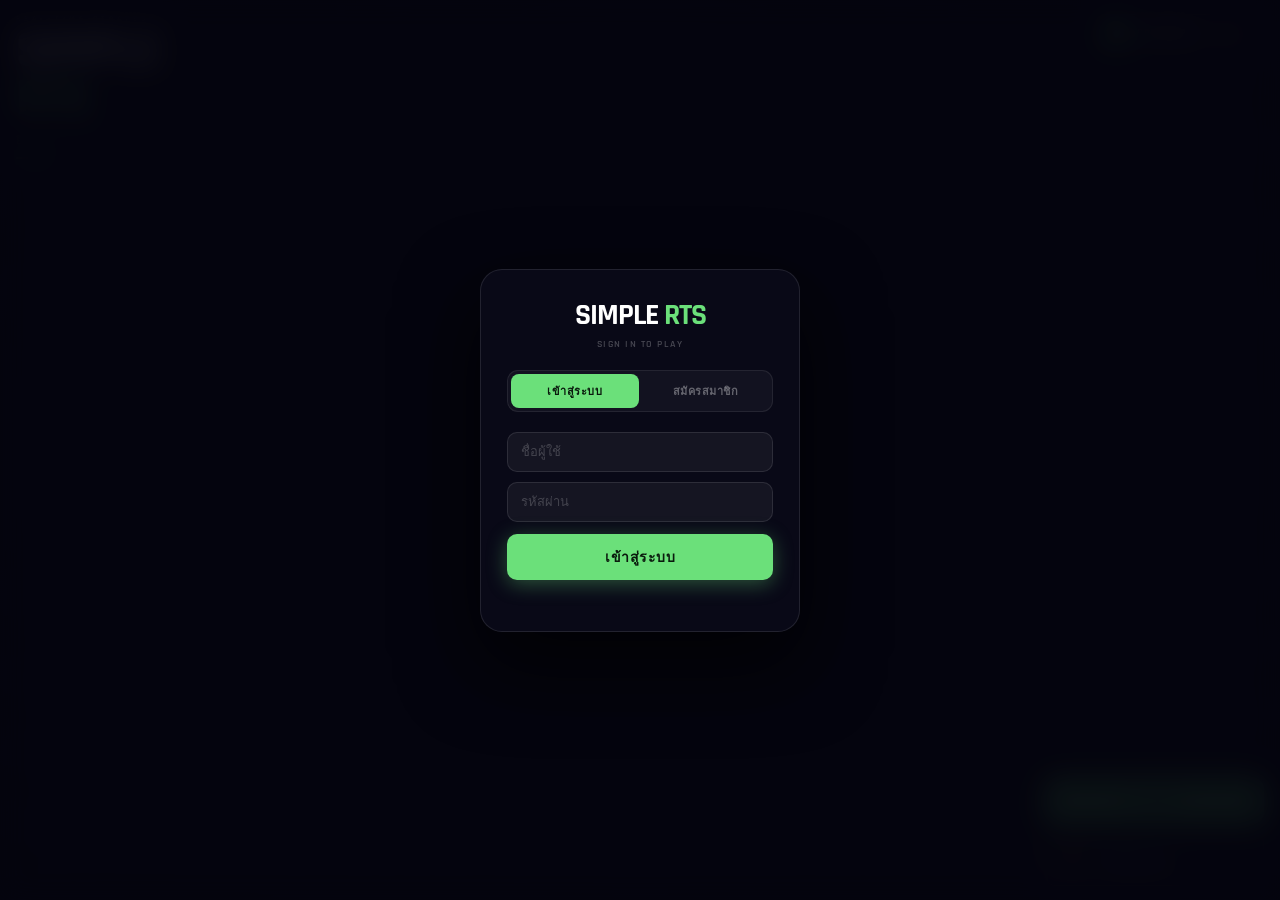
<file: game_rts/index.html>
<!doctype html>
<html lang="th">
<head>
  <meta charset="utf-8" />
  <meta name="viewport" content="width=device-width, initial-scale=1.0, user-scalable=no, viewport-fit=cover" />
  <meta name="mobile-web-app-capable" content="yes" />
  <meta name="apple-mobile-web-app-capable" content="yes" />
  <meta name="theme-color" content="#0a0a12" />
  <title>Simple RTS</title>
  <link rel="preconnect" href="https://fonts.googleapis.com">
  <link rel="preconnect" href="https://fonts.gstatic.com" crossorigin>
  <link href="https://fonts.googleapis.com/css2?family=Rajdhani:wght@500;600;700&display=swap" rel="stylesheet">
  <style>
    *, *::before, *::after { margin:0; padding:0; box-sizing:border-box; -webkit-tap-highlight-color:transparent; }

    html, body {
      width:100%; height:100%; background:#0a0a12; overflow:hidden;
      font-family:'Rajdhani', system-ui, sans-serif;
      touch-action:none; user-select:none; -webkit-user-select:none;
    }

    /* ── Portrait warning ───────────────────────────── */
    #portrait-warning {
      display:none; position:fixed; inset:0; background:#0a0a12; z-index:100;
      flex-direction:column; align-items:center; justify-content:center;
      color:#fff; text-align:center; gap:16px; font-size:1.1rem;
    }
    @media (orientation:portrait) {
      #portrait-warning { display:flex; }
      #menu             { display:none; }
    }

    /* ── Background ─────────────────────────────────── */
    #bg-video {
      position:fixed; inset:0; width:100%; height:100%;
      object-fit:cover; z-index:0; pointer-events:none;
    }
    #bg-overlay {
      position:fixed; inset:0; z-index:1; pointer-events:none;
      background:
        linear-gradient(to bottom, rgba(6,6,16,0.72) 0%, rgba(6,6,16,0.18) 40%, rgba(6,6,16,0.18) 60%, rgba(6,6,16,0.85) 100%),
        linear-gradient(to right,  rgba(6,6,16,0.60) 0%, transparent 45%, transparent 55%, rgba(6,6,16,0.55) 100%);
    }

    /* ── Stage ──────────────────────────────────────── */
    #menu {
      position:fixed; inset:0; z-index:2;
      padding: 14px 16px calc(14px + env(safe-area-inset-bottom)) 16px;
    }

    /* ── Animations ─────────────────────────────────── */
    @keyframes fadeUp    { from { opacity:0; transform:translateY(16px); } to { opacity:1; transform:none; } }
    @keyframes fadeDown  { from { opacity:0; transform:translateY(-10px); } to { opacity:1; transform:none; } }
    @keyframes fadeRight { from { opacity:0; transform:translateX(-14px); } to { opacity:1; transform:none; } }
    @keyframes fadeLeft  { from { opacity:0; transform:translateX(14px);  } to { opacity:1; transform:none; } }
    @keyframes cardIn    { from { opacity:0; transform:scale(0.95) translateY(10px); } to { opacity:1; transform:none; } }
    @keyframes pulse     { 0%,100% { opacity:1; } 50% { opacity:0.45; } }
    @keyframes shimmer   {
      0%   { background-position: -200% center; }
      100% { background-position:  200% center; }
    }

    /* ══════════════════════════════════════════════════
       TOP-LEFT — GAME TITLE
    ══════════════════════════════════════════════════ */
    #hud-title {
      position:absolute; top:14px; left:16px;
      animation:fadeRight 0.5s cubic-bezier(0.22,1,0.36,1) 0.08s both;
    }
    .title-eyebrow {
      font-size:8px; font-weight:700; letter-spacing:4px;
      color:rgba(255,255,255,0.32); margin-bottom:4px;
    }
    .title-main {
      font-size:52px; font-weight:900; letter-spacing:-2px;
      color:#fff; line-height:0.92;
    }
    .title-main span { color:#6be07a; }
    .title-sub {
      margin-top:7px;
      font-size:11px; font-weight:500; color:rgba(255,255,255,0.28);
      letter-spacing:0.3px;
    }
    .title-accent {
      width:36px; height:2px; border-radius:1px;
      background:#6be07a; box-shadow:0 0 8px #6be07a99;
      margin-top:8px;
      animation:fadeRight 0.5s cubic-bezier(0.22,1,0.36,1) 0.22s both;
    }

    /* ══════════════════════════════════════════════════
       TOP-RIGHT — PROFILE WIDGET
    ══════════════════════════════════════════════════ */
    #profile-widget {
      position:absolute; top:14px; right:16px; z-index:10;
      animation:fadeLeft 0.5s cubic-bezier(0.22,1,0.36,1) 0.08s both;
    }
    .pw-bar {
      display:flex; align-items:center; gap:8px;
      padding:6px 10px 6px 7px;
      background:rgba(8,8,20,0.75);
      border:1px solid rgba(255,255,255,0.09);
      border-radius:10px;
      backdrop-filter:blur(18px); -webkit-backdrop-filter:blur(18px);
      cursor:pointer;
      transition:border-color 0.15s, background 0.15s;
    }
    .pw-bar:hover { border-color:rgba(255,255,255,0.18); background:rgba(12,12,28,0.88); }
    .pw-avatar {
      width:26px; height:26px; border-radius:50%; flex-shrink:0;
      background:linear-gradient(135deg,#6be07a,#3ab84a);
      display:flex; align-items:center; justify-content:center;
      font-size:11px; font-weight:800; color:#0a1a0d;
      box-shadow:0 0 8px rgba(107,224,122,0.3);
    }
    .pw-name {
      font-size:11px; font-weight:700; letter-spacing:0.5px; color:#fff;
      max-width:90px; overflow:hidden; text-overflow:ellipsis; white-space:nowrap;
    }
    .pw-sep { width:1px; height:14px; background:rgba(255,255,255,0.1); flex-shrink:0; }
    .pw-gold { display:flex; align-items:center; gap:4px; flex-shrink:0; }
    .pw-gold svg { width:11px; height:11px; flex-shrink:0; }
    .pw-gold-val { font-size:12px; font-weight:800; color:#ffd86b; font-variant-numeric:tabular-nums; }
    .pw-chevron {
      font-size:8px; color:rgba(255,255,255,0.3); flex-shrink:0;
      transition:transform 0.22s ease, color 0.15s; margin-left:2px;
    }
    #profile-widget.open .pw-chevron { transform:rotate(180deg); color:rgba(255,255,255,0.55); }
    .pw-dropdown {
      position:absolute; top:calc(100% + 6px); right:0;
      min-width:240px;
      background:rgba(8,8,20,0.96);
      border:1px solid rgba(255,255,255,0.1);
      border-radius:12px; overflow:hidden;
      backdrop-filter:blur(24px); -webkit-backdrop-filter:blur(24px);
      box-shadow:0 16px 48px rgba(0,0,0,0.6);
      max-height:0; opacity:0; pointer-events:none;
      transition:max-height 0.28s cubic-bezier(0.22,1,0.36,1), opacity 0.22s ease;
    }
    #profile-widget.open .pw-dropdown { max-height:280px; opacity:1; pointer-events:auto; }
    .pw-drop-inner { padding:12px 14px; display:flex; flex-direction:column; gap:10px; }
    .pw-record-row { display:flex; align-items:center; justify-content:space-between; gap:8px; }
    .pw-wl { font-size:12px; font-weight:700; letter-spacing:0.5px; color:rgba(255,255,255,0.5); }
    .pw-wr { color:rgba(107,224,122,0.8); font-size:12px; font-weight:800; }
    .pw-best {
      display:flex; align-items:center; gap:5px;
      padding:3px 9px;
      background:rgba(255,216,107,0.09); border:1px solid rgba(255,216,107,0.2);
      border-radius:99px;
    }
    .pw-best-num { font-size:12px; font-weight:800; color:#ffd86b; }
    .pw-best-lbl { font-size:8px; font-weight:700; letter-spacing:1px; color:rgba(255,216,107,0.5); }
    .pw-divider { height:1px; background:rgba(255,255,255,0.07); margin:0 -14px; }
    .pw-stats { display:grid; grid-template-columns:repeat(4,1fr); gap:4px; }
    .pw-stat {
      display:flex; flex-direction:column; align-items:center; gap:2px;
      padding:6px 4px;
      background:rgba(255,255,255,0.03); border-radius:7px;
    }
    .pw-stat-val { font-size:14px; font-weight:800; color:#fff; font-variant-numeric:tabular-nums; line-height:1; }
    .pw-stat-lbl { font-size:6px; font-weight:700; letter-spacing:1.5px; color:rgba(255,255,255,0.28); text-transform:uppercase; }
    .pw-edit-btn {
      width:100%; padding:7px;
      background:rgba(255,255,255,0.04); border:1px solid rgba(255,255,255,0.1);
      border-radius:8px; color:rgba(255,255,255,0.4);
      font-size:10px; font-weight:700; letter-spacing:1px;
      cursor:pointer; font-family:inherit;
      transition:background 0.15s, color 0.15s, border-color 0.15s;
      touch-action:manipulation;
    }
    .pw-edit-btn:hover { background:rgba(255,255,255,0.08); color:rgba(255,255,255,0.7); border-color:rgba(255,255,255,0.2); }

    /* ══════════════════════════════════════════════════
       BOTTOM-RIGHT — ACTION PANEL
    ══════════════════════════════════════════════════ */
    #hud-actions {
      position: absolute;
      bottom: calc(14px + env(safe-area-inset-bottom));
      right: 16px;
      display: flex;
      flex-direction: column;
      align-items: flex-end;
      gap: 8px;
      animation: fadeUp 0.5s cubic-bezier(0.22,1,0.36,1) 0.14s both;
    }

    /* ── Wave badge ── */
    .wave-badge {
      display: flex; align-items: center; gap: 7px;
      padding: 5px 12px;
      background: rgba(8,8,20,0.72); border: 1px solid rgba(255,216,107,0.22);
      backdrop-filter: blur(12px); -webkit-backdrop-filter: blur(12px);
      border-radius: 99px;
      align-self: flex-end;
    }
    .wave-dot {
      width: 6px; height: 6px; border-radius: 50%;
      background: #ffd86b; box-shadow: 0 0 6px #ffd86b;
      flex-shrink: 0; animation: pulse 2s ease-in-out infinite;
    }
    .wave-text { font-size: 11px; font-weight: 700; letter-spacing: 1.5px; color: #ffd86b; }

    /* ── Play dropdown wrapper ── */
    .play-dropdown {
      position: relative;
      width: 220px;
    }

    /* ── Trigger button ── */
    .btn-play-trigger {
      width: 100%; padding: 14px 18px;
      background: #6be07a; color: #0a1a0d;
      font-size: 15px; font-weight: 800; letter-spacing: 0.5px;
      border: none; border-radius: 12px;
      cursor: pointer; font-family: inherit;
      touch-action: manipulation;
      box-shadow: 0 4px 24px rgba(107,224,122,0.42);
      display: flex; align-items: center; justify-content: center;
      transition: background 0.15s, box-shadow 0.15s, transform 0.18s cubic-bezier(0.34,1.56,0.64,1);
    }
    .btn-play-trigger:hover  { background: #7ef08b; box-shadow: 0 6px 32px rgba(107,224,122,0.56); }
    .btn-play-trigger:active { transform: scale(0.97); }
    .btn-play-trigger .chevron {
      font-size: 10px; opacity: 0.6;
      transition: transform 0.22s cubic-bezier(0.22,1,0.36,1);
    }
    .play-dropdown.open .btn-play-trigger .chevron { transform: rotate(180deg); }

    /* ── Dropdown menu ── */
    .play-menu {
      position: absolute;
      bottom: calc(100% + 8px);
      left: 0; right: 0;
      background: rgba(8,8,20,0.96);
      border: 1px solid rgba(255,255,255,0.1);
      border-radius: 14px;
      backdrop-filter: blur(24px); -webkit-backdrop-filter: blur(24px);
      box-shadow: 0 -8px 40px rgba(0,0,0,0.5);
      overflow: hidden;
      /* closed state */
      opacity: 0;
      transform: translateY(6px) scale(0.98);
      pointer-events: none;
      transition: opacity 0.2s ease, transform 0.22s cubic-bezier(0.22,1,0.36,1);
    }
    .play-dropdown.open .play-menu {
      opacity: 1;
      transform: translateY(0) scale(1);
      pointer-events: auto;
    }

    /* ── Menu items ── */
    .play-item {
      display: flex; align-items: center; gap: 12px;
      padding: 13px 16px;
      cursor: pointer;
      transition: background 0.15s;
      border: none; background: transparent;
      width: 100%; text-align: left; font-family: inherit;
    }
    .play-item + .play-item { border-top: none; }
    .play-item:hover { background: rgba(255,255,255,0.05); }
    .play-item:active { background: rgba(255,255,255,0.08); }

    .pi-icon {
      width: 34px; height: 34px; border-radius: 9px; flex-shrink: 0;
      display: flex; align-items: center; justify-content: center;
      font-size: 16px;
    }
    .pi-icon.ai  { background: rgba(107,224,122,0.15); }
    .pi-icon.pvp { background: rgba(167,139,250,0.15); }

    .pi-text { flex: 1; }
    .pi-title {
      font-size: 14px; font-weight: 800; letter-spacing: 0.3px;
      line-height: 1; margin-bottom: 3px;
    }
    .pi-title.ai  { color: #6be07a; }
    .pi-title.pvp { color: #c4b0ff; }
    .pi-desc {
      font-size: 9px; font-weight: 600; letter-spacing: 0.5px;
      color: rgba(255,255,255,0.32);
    }
    .pi-badge {
      font-size: 10px; font-weight: 800; letter-spacing: 0.8px;
      padding: 3px 9px; border-radius: 99px; flex-shrink: 0;
    }
    .pi-badge.wave { background: rgba(255,216,107,0.15); color: #ffd86b; border: 1px solid rgba(255,216,107,0.4); }
    .pi-badge.lan  { background: rgba(167,139,250,0.18); color: #c4b0ff;  border: 1px solid rgba(167,139,250,0.45); }

    /* ── AI section groups VS AI + reset as one unit ── */
    .pi-ai-section {
      background: rgba(107,224,122,0.03);
    }
    .pi-ai-section:hover { background: rgba(107,224,122,0.05); }

    /* override individual hover on play-item inside the section */
    .pi-ai-section .play-item:hover { background: transparent; }

    /* ── Reset row inside dropdown ── */
    .pi-reset-row {
      padding: 0 16px 11px 62px;
      position: relative;
    }
    .pi-reset-row::before {
      content: '';
      position: absolute;
      left: 33px; top: 0; bottom: 11px;
      width: 1px;
      background: rgba(107,224,122,0.22);
    }
    .btn-reset-wave {
      background: none; border: none;
      color: rgba(255,255,255,0.28);
      font-size: 9px; font-weight: 700; letter-spacing: 0.8px;
      cursor: pointer; font-family: inherit;
      padding: 3px 0 3px 6px;
      touch-action: manipulation;
      transition: color 0.15s;
      display: flex; align-items: center; gap: 5px;
    }
    .btn-reset-wave:hover  { color: rgba(255,100,100,0.7); }
    .btn-reset-wave:active { color: rgba(255,100,100,0.95); }

    /* ── Explicit divider between AI section and VS PLAYER ── */
    .pi-section-divider {
      height: 1px;
      background: rgba(255,255,255,0.07);
    }

    /* ── Manage Unit button ── */
    .btn-manage {
      width: 220px; padding: 10px 14px;
      background: rgba(8,8,20,0.72);
      border: 1px solid rgba(255,216,107,0.18);
      border-radius: 12px;
      cursor: pointer; font-family: inherit;
      backdrop-filter: blur(16px); -webkit-backdrop-filter: blur(16px);
      touch-action: manipulation;
      display: flex; align-items: center; gap: 11px;
      position: relative; overflow: hidden;
      transition: background 0.15s, border-color 0.2s, transform 0.15s;
    }
    .btn-manage::before {
      content: '';
      position: absolute; left: 0; top: 0; bottom: 0; width: 3px;
      background: linear-gradient(to bottom, #ffd86b, rgba(255,216,107,0.2));
      border-radius: 12px 0 0 12px;
    }
    .btn-manage:hover  { background: rgba(255,216,107,0.06); border-color: rgba(255,216,107,0.35); }
    .btn-manage:active { transform: scale(0.97); }

    .bm-icon {
      width: 32px; height: 32px; border-radius: 8px; flex-shrink: 0;
      background: rgba(255,216,107,0.1);
      border: 1px solid rgba(255,216,107,0.2);
      display: flex; align-items: center; justify-content: center;
      color: #ffd86b;
    }
    .bm-icon svg { width: 16px; height: 16px; }
    .bm-text { flex: 1; text-align: left; }
    .bm-label {
      font-size: 8px; font-weight: 700; letter-spacing: 2px;
      color: rgba(255,216,107,0.45);
      line-height: 1; margin-bottom: 3px;
    }
    .bm-name {
      font-size: 13px; font-weight: 800; letter-spacing: 0.3px;
      color: rgba(255,255,255,0.75);
      line-height: 1;
    }
    .bm-arrow {
      font-size: 14px; color: rgba(255,216,107,0.3); flex-shrink: 0;
      transition: transform 0.15s, color 0.15s;
    }
    .btn-manage:hover .bm-arrow { transform: translateX(2px); color: rgba(255,216,107,0.6); }

    /* ══════════════════════════════════════════════════
       AUTH OVERLAY
    ══════════════════════════════════════════════════ */
    #auth-overlay {
      position: fixed; inset: 0; z-index: 90;
      background: rgba(5,5,14,0.94);
      backdrop-filter: blur(14px); -webkit-backdrop-filter: blur(14px);
      display: flex; align-items: center; justify-content: center;
      transition: opacity 0.35s ease;
    }
    #auth-overlay.hidden { opacity: 0; pointer-events: none; }

    .auth-card {
      width: 320px; max-width: 92vw;
      background: rgba(10,10,24,0.98);
      border: 1px solid rgba(255,255,255,0.1);
      border-radius: 22px;
      padding: 30px 26px 26px;
      box-shadow: 0 32px 80px rgba(0,0,0,0.7);
      animation: cardIn 0.35s cubic-bezier(0.22,1,0.36,1) both;
      display: flex; flex-direction: column; gap: 20px;
    }
    .auth-logo {
      font-size: 30px; font-weight: 900; letter-spacing: -1px;
      color: #fff; text-align: center; line-height: 1;
    }
    .auth-logo span { color: #6be07a; }
    .auth-tagline {
      font-size: 10px; font-weight: 600; letter-spacing: 1.5px;
      color: rgba(255,255,255,0.25); text-align: center; margin-top: -12px;
      text-transform: uppercase;
    }

    .auth-tabs {
      display: flex;
      background: rgba(255,255,255,0.04);
      border: 1px solid rgba(255,255,255,0.08);
      border-radius: 11px; padding: 3px; gap: 3px;
    }
    .auth-tab {
      flex: 1; padding: 8px 0;
      background: none; border: none; border-radius: 8px;
      font-family: inherit; font-size: 11px; font-weight: 700; letter-spacing: 0.5px;
      color: rgba(255,255,255,0.35); cursor: pointer;
      transition: color 0.15s, background 0.15s;
      touch-action: manipulation;
    }
    .auth-tab.active { background: #6be07a; color: #0a1a0d; }

    .auth-panel { display: none; flex-direction: column; gap: 10px; }
    .auth-panel.active { display: flex; }

    .auth-input {
      width: 100%; padding: 11px 13px;
      background: rgba(255,255,255,0.05);
      border: 1px solid rgba(255,255,255,0.1);
      border-radius: 10px;
      color: #fff; font-family: inherit; font-size: 13px; font-weight: 500;
      outline: none; transition: border-color 0.15s;
      -webkit-appearance: none;
      appearance: none;
    }
    .auth-input:focus { border-color: #6be07a; background: rgba(107,224,122,0.04); }
    .auth-input::placeholder { color: rgba(255,255,255,0.2); }

    .auth-submit {
      width: 100%; padding: 12px;
      background: #6be07a; color: #0a1a0d;
      font-family: inherit; font-size: 14px; font-weight: 800; letter-spacing: 0.5px;
      border: none; border-radius: 10px; cursor: pointer;
      box-shadow: 0 4px 20px rgba(107,224,122,0.35);
      transition: background 0.15s, opacity 0.15s, transform 0.1s;
      touch-action: manipulation; margin-top: 2px;
    }
    .auth-submit:hover   { background: #7ef08b; }
    .auth-submit:active  { transform: scale(0.97); }
    .auth-submit:disabled { opacity: 0.45; cursor: not-allowed; transform: none; }

    .auth-err {
      min-height: 15px; font-size: 10px; font-weight: 600;
      color: #ff6b6b; text-align: center; letter-spacing: 0.2px;
    }

    /* ── Transition ─────────────────────────────────── */
    #transition-out {
      position:fixed; inset:0; background:#0a0a12; opacity:0;
      pointer-events:none; z-index:50; transition:opacity 0.32s ease;
    }
    #transition-out.active { opacity:1; pointer-events:auto; }

    /* ── Name modal ─────────────────────────────────── */
    #name-modal {
      display:none; position:fixed; inset:0; z-index:60;
      background:rgba(0,0,0,0.72); backdrop-filter:blur(8px);
      align-items:center; justify-content:center;
    }
    #name-modal.open { display:flex; }
    .name-modal-box {
      background:rgba(10,10,22,0.98); border:1px solid rgba(255,255,255,0.12);
      border-radius:18px; padding:26px 30px;
      display:flex; flex-direction:column; gap:16px;
      min-width:280px; max-width:340px; width:88%;
      box-shadow:0 24px 80px rgba(0,0,0,0.7);
      animation:cardIn 0.3s cubic-bezier(0.22,1,0.36,1) both;
    }
    .name-modal-title {
      font-size:10px; font-weight:700; letter-spacing:3px;
      color:rgba(255,255,255,0.32); text-align:center;
    }
    .name-input {
      background:rgba(255,255,255,0.06); border:1px solid rgba(255,255,255,0.15);
      border-radius:10px; padding:11px 14px; color:#fff;
      font-family:inherit; font-size:20px; font-weight:700; letter-spacing:1px;
      text-align:center; text-transform:uppercase; outline:none;
      transition:border-color 0.15s; width:100%;
    }
    .name-input:focus { border-color:#6be07a; }
    .name-input::placeholder { color:rgba(255,255,255,0.18); }
    .name-modal-btns { display:flex; gap:10px; }
    .name-confirm {
      flex:1; padding:11px; background:#6be07a; color:#0a1a0d;
      font-size:13px; font-weight:800; letter-spacing:0.5px;
      border:none; border-radius:10px; cursor:pointer; font-family:inherit;
      touch-action:manipulation; transition:background 0.15s;
    }
    .name-confirm:hover { background:#80ea8e; }
    .name-cancel {
      flex:1; padding:11px; background:transparent;
      color:rgba(255,255,255,0.32); font-size:13px; font-weight:600;
      border:1px solid rgba(255,255,255,0.1); border-radius:10px;
      cursor:pointer; font-family:inherit; touch-action:manipulation;
    }
  </style>
</head>
<body>
  <!-- Auth overlay (shown when not logged in) -->
  <div id="auth-overlay">
    <div class="auth-card">
      <div class="auth-logo">SIMPLE <span>RTS</span></div>
      <p class="auth-tagline">Sign in to play</p>

      <div class="auth-tabs">
        <button class="auth-tab active" id="auth-tab-in">เข้าสู่ระบบ</button>
        <button class="auth-tab"        id="auth-tab-up">สมัครสมาชิก</button>
      </div>

      <!-- Login panel -->
      <div class="auth-panel active" id="auth-panel-in">
        <input class="auth-input" id="in-user" type="text"     placeholder="ชื่อผู้ใช้"  autocomplete="username" />
        <input class="auth-input" id="in-pass" type="password" placeholder="รหัสผ่าน"   autocomplete="current-password" />
        <button class="auth-submit" id="auth-btn-in">เข้าสู่ระบบ</button>
        <p class="auth-err" id="in-err"></p>
      </div>

      <!-- Signup panel -->
      <div class="auth-panel" id="auth-panel-up">
        <input class="auth-input" id="up-user"  type="text"     placeholder="ชื่อผู้ใช้ (3–16 ตัว)"  autocomplete="username" />
        <input class="auth-input" id="up-email" type="email"    placeholder="อีเมล (ไม่บังคับ)"       autocomplete="email" />
        <input class="auth-input" id="up-pass"  type="password" placeholder="รหัสผ่าน (≥ 6 ตัว)"    autocomplete="new-password" />
        <input class="auth-input" id="up-pass2" type="password" placeholder="ยืนยันรหัสผ่าน"         autocomplete="new-password" />
        <button class="auth-submit" id="auth-btn-up">สมัครสมาชิก</button>
        <p class="auth-err" id="up-err"></p>
      </div>
    </div>
  </div>

  <video id="bg-video" src="menu.mp4" autoplay loop muted playsinline></video>
  <div id="bg-overlay"></div>
  <div id="transition-out"></div>

  <div id="portrait-warning">
    <div style="font-size:3rem">&#8635;</div>
    <p>กรุณาหมุนหน้าจอเป็นแนวนอน</p>
  </div>

  <div id="menu">

    <!-- ═══════ TOP-LEFT: GAME TITLE ═══════ -->
    <div id="hud-title">
      <div class="title-eyebrow">REAL-TIME STRATEGY</div>
      <div class="title-main">SIMPLE<br><span>RTS</span></div>
      <div class="title-sub">ยึด spawn point ให้ได้มากที่สุด</div>
      <div class="title-accent"></div>
    </div>

    <!-- ═══════ TOP-RIGHT: PROFILE WIDGET ═══════ -->
    <div id="profile-widget">
      <div class="pw-bar" id="pw-bar">
        <div class="pw-avatar" id="pw-avatar">C</div>
        <span class="pw-name" id="pw-name">COMMANDER</span>
        <div class="pw-sep"></div>
        <div class="pw-gold">
          <svg viewBox="0 0 20 20" fill="none">
            <circle cx="10" cy="10" r="8.5" fill="rgba(255,216,107,0.22)" stroke="#ffd86b" stroke-width="1.5"/>
            <circle cx="10" cy="10" r="4.5"  fill="rgba(255,216,107,0.55)"/>
          </svg>
          <span class="pw-gold-val" id="pw-gold">0</span>
        </div>
        <span class="pw-chevron" id="pw-chevron">▼</span>
      </div>

      <div class="pw-dropdown" id="pw-dropdown">
        <div class="pw-drop-inner">
          <div class="pw-record-row">
            <div style="display:flex;align-items:center;gap:8px;">
              <span class="pw-wl" id="pw-record">0W 0L</span>
              <span class="pw-wr" id="pw-wr">0% WR</span>
            </div>
            <div class="pw-best">
              <span class="pw-best-num" id="pw-best">1</span>
              <span class="pw-best-lbl">BEST WAVE</span>
            </div>
          </div>
          <div class="pw-divider"></div>
          <div class="pw-stats">
            <div class="pw-stat">
              <span class="pw-stat-val" id="pw-kills">0</span>
              <span class="pw-stat-lbl">Kills</span>
            </div>
            <div class="pw-stat">
              <span class="pw-stat-val" id="pw-units">0</span>
              <span class="pw-stat-lbl">Units</span>
            </div>
            <div class="pw-stat">
              <span class="pw-stat-val" id="pw-spawns">0</span>
              <span class="pw-stat-lbl">Spawns</span>
            </div>
            <div class="pw-stat">
              <span class="pw-stat-val" id="pw-time">0m</span>
              <span class="pw-stat-lbl">Playtime</span>
            </div>
          </div>
          <div class="pw-divider"></div>
          <button class="pw-edit-btn" id="pw-edit-btn">✎ EDIT NAME</button>
          <button class="pw-edit-btn" id="pw-logout-btn" style="color:rgba(255,100,100,0.5)">⏻ SIGN OUT</button>
        </div>
      </div>
    </div>

    <!-- ═══════ BOTTOM-RIGHT: ACTIONS ═══════ -->
    <div id="hud-actions">

      <!-- Play dropdown -->
      <div class="play-dropdown" id="play-dropdown">
        <button class="btn-play-trigger" id="btn-play-trigger">
          ▶&nbsp; PLAY
        </button>

        <div class="play-menu" id="play-menu">
          <!-- VS AI + Reset grouped -->
          <div class="pi-ai-section">
            <button class="play-item" id="btn-start">
              <div class="pi-icon ai">⚔</div>
              <div class="pi-text">
                <div class="pi-title ai">VS AI</div>
                <div class="pi-desc">ผู้เล่นคนเดียว · สู้กับ AI</div>
              </div>
              <span class="pi-badge wave" id="wave-badge-text">WAVE 1</span>
            </button>
            <div class="pi-reset-row">
              <button class="btn-reset-wave" id="btn-reset">↺ Reset to Wave 1</button>
            </div>
          </div>
          <div class="pi-section-divider"></div>
          <!-- VS PLAYER -->
          <button class="play-item" id="btn-pvp">
            <div class="pi-icon pvp">🌐</div>
            <div class="pi-text">
              <div class="pi-title pvp">VS PLAYER</div>
              <div class="pi-desc">เล่นกับเพื่อน · WiFi เดียวกัน</div>
            </div>
            <span class="pi-badge lan">LAN</span>
          </button>
        </div>
      </div>

      <!-- Manage Unit button -->
      <button class="btn-manage" id="btn-manage">
        <div class="bm-icon">
          <svg viewBox="0 0 24 24" fill="none">
            <circle cx="12" cy="8" r="3.5" fill="currentColor"/>
            <path d="M5 19c0-3.866 3.134-7 7-7s7 3.134 7 7" stroke="currentColor" stroke-width="2" stroke-linecap="round"/>
            <path d="M18 2v4M16 4h4" stroke="currentColor" stroke-width="1.8" stroke-linecap="round"/>
          </svg>
        </div>
        <div class="bm-text">
          <div class="bm-label">UPGRADE</div>
          <div class="bm-name">Manage Unit</div>
        </div>
        <span class="bm-arrow">›</span>
      </button>

    </div>

  </div>

  <!-- Name edit modal -->
  <div id="name-modal">
    <div class="name-modal-box">
      <div class="name-modal-title">COMMANDER NAME</div>
      <input class="name-input" id="name-input" maxlength="12" placeholder="ชื่อของคุณ" autocomplete="off" />
      <div class="name-modal-btns">
        <button class="name-confirm" id="name-confirm">CONFIRM</button>
        <button class="name-cancel"  id="name-cancel">CANCEL</button>
      </div>
    </div>
  </div>

  <script type="module">
    import { loadProfile, saveProfile, setProfileName } from './js/profile.js';
    import { getMe, login, signup, logout } from './js/auth.js';

    // ── Helpers ──────────────────────────────────────
    function _formatTime(sec) {
      if (sec < 60)   return `${sec}s`;
      if (sec < 3600) return `${Math.floor(sec / 60)}m`;
      const h = Math.floor(sec / 3600), m = Math.floor((sec % 3600) / 60);
      return m > 0 ? `${h}h ${m}m` : `${h}h`;
    }

    function renderProfile() {
      const p  = loadProfile();
      const wr = p.gamesPlayed > 0 ? Math.round(p.wins / p.gamesPlayed * 100) : 0;
      document.getElementById('pw-avatar').textContent  = p.name.charAt(0);
      document.getElementById('pw-name').textContent    = p.name;
      document.getElementById('pw-gold').textContent    = (p.gold ?? 0).toLocaleString();
      document.getElementById('pw-record').textContent  = `${p.wins}W ${p.losses}L`;
      document.getElementById('pw-wr').textContent      = `${wr}% WR`;
      document.getElementById('pw-best').textContent    = p.bestWave;
      document.getElementById('pw-kills').textContent   = p.totalKills.toLocaleString();
      document.getElementById('pw-units').textContent   = p.totalUnitsDeployed.toLocaleString();
      document.getElementById('pw-spawns').textContent  = p.totalSpawnsCaptured.toLocaleString();
      document.getElementById('pw-time').textContent    = _formatTime(p.playTimeSec);
    }

    // ── Auth overlay ─────────────────────────────────
    const authOverlay = document.getElementById('auth-overlay');

    function showAuthOverlay() { authOverlay.classList.remove('hidden'); }
    function hideAuthOverlay() {
      authOverlay.classList.add('hidden');
      const wave = parseInt(localStorage.getItem('rts_wave') || '1', 10);
      document.getElementById('wave-badge-text').textContent = `WAVE ${wave}`;
      renderProfile();
    }

    function applyServerUser(user) {
      // Write server profile + upgrades into localStorage
      if (user.profile)  localStorage.setItem('rts_profile',  JSON.stringify(user.profile));
      if (user.upgrades) localStorage.setItem('rts_upgrades', JSON.stringify(user.upgrades));
    }

    // Check auth on load
    (async () => {
      const user = await getMe();
      if (user) {
        applyServerUser(user);
        hideAuthOverlay();
      } else {
        showAuthOverlay();
      }
    })();

    // ── Tab switching ────────────────────────────────
    document.getElementById('auth-tab-in').addEventListener('click', () => {
      document.getElementById('auth-tab-in').classList.add('active');
      document.getElementById('auth-tab-up').classList.remove('active');
      document.getElementById('auth-panel-in').classList.add('active');
      document.getElementById('auth-panel-up').classList.remove('active');
      document.getElementById('in-err').textContent = '';
    });
    document.getElementById('auth-tab-up').addEventListener('click', () => {
      document.getElementById('auth-tab-up').classList.add('active');
      document.getElementById('auth-tab-in').classList.remove('active');
      document.getElementById('auth-panel-up').classList.add('active');
      document.getElementById('auth-panel-in').classList.remove('active');
      document.getElementById('up-err').textContent = '';
    });

    // ── Login form ───────────────────────────────────
    async function doLogin() {
      const username = document.getElementById('in-user').value.trim();
      const password = document.getElementById('in-pass').value;
      const errEl    = document.getElementById('in-err');
      const btn      = document.getElementById('auth-btn-in');
      if (!username || !password) { errEl.textContent = 'กรุณากรอกข้อมูลให้ครบ'; return; }
      btn.disabled = true; errEl.textContent = '';
      try {
        const { user } = await login(username, password);
        applyServerUser(user);
        hideAuthOverlay();
      } catch (e) {
        errEl.textContent = e.message;
      } finally {
        btn.disabled = false;
      }
    }
    document.getElementById('auth-btn-in').addEventListener('click', doLogin);
    document.getElementById('in-pass').addEventListener('keydown', e => { if (e.key === 'Enter') doLogin(); });

    // ── Signup form ──────────────────────────────────
    async function doSignup() {
      const username = document.getElementById('up-user').value.trim();
      const email    = document.getElementById('up-email').value.trim();
      const password = document.getElementById('up-pass').value;
      const pass2    = document.getElementById('up-pass2').value;
      const errEl    = document.getElementById('up-err');
      const btn      = document.getElementById('auth-btn-up');
      if (!username || !password) { errEl.textContent = 'กรุณากรอกข้อมูลให้ครบ'; return; }
      if (password !== pass2)     { errEl.textContent = 'รหัสผ่านไม่ตรงกัน'; return; }
      btn.disabled = true; errEl.textContent = '';
      try {
        const { user } = await signup(username, email, password);
        applyServerUser(user);
        hideAuthOverlay();
      } catch (e) {
        errEl.textContent = e.message;
      } finally {
        btn.disabled = false;
      }
    }
    document.getElementById('auth-btn-up').addEventListener('click', doSignup);
    document.getElementById('up-pass2').addEventListener('keydown', e => { if (e.key === 'Enter') doSignup(); });

    // ── Profile widget toggle ────────────────────────
    const widget   = document.getElementById('profile-widget');
    const dropdown = document.getElementById('play-dropdown');

    document.getElementById('pw-bar').addEventListener('click', e => {
      widget.classList.toggle('open');
      dropdown.classList.remove('open');
      e.stopPropagation();
    });

    // ── Play dropdown toggle ─────────────────────────
    document.getElementById('btn-play-trigger').addEventListener('click', e => {
      dropdown.classList.toggle('open');
      widget.classList.remove('open');
      e.stopPropagation();
    });

    document.addEventListener('click', e => {
      if (!widget.contains(e.target))   widget.classList.remove('open');
      if (!dropdown.contains(e.target)) dropdown.classList.remove('open');
    });

    // ── Navigation ───────────────────────────────────
    function goTo(href, delay = 320) {
      document.getElementById('transition-out').classList.add('active');
      setTimeout(() => { location.href = href; }, delay);
    }

    document.getElementById('btn-start').addEventListener('click', () => {
      localStorage.removeItem('pvp_mode');
      localStorage.removeItem('pvp_role');
      goTo('game.html');
    });
    document.getElementById('btn-pvp').addEventListener('click', () => {
      localStorage.setItem('pvp_mode', '1');
      localStorage.removeItem('pvp_role');
      goTo('game.html', 0);
    });
    document.getElementById('btn-manage').addEventListener('click', () => goTo('upgrade.html', 280));
    document.getElementById('btn-reset').addEventListener('click', e => {
      e.stopPropagation();
      localStorage.removeItem('rts_wave');
      document.getElementById('wave-badge-text').textContent = 'WAVE 1';
    });

    // ── Logout ───────────────────────────────────────
    document.getElementById('pw-logout-btn').addEventListener('click', async () => {
      widget.classList.remove('open');
      await logout();
      showAuthOverlay();
    });

    // ── Name modal ───────────────────────────────────
    const modal = document.getElementById('name-modal');
    const input = document.getElementById('name-input');

    function openNameModal() {
      input.value = loadProfile().name;
      modal.classList.add('open');
      widget.classList.remove('open');
      setTimeout(() => input.focus(), 80);
    }
    document.getElementById('pw-edit-btn').addEventListener('click', openNameModal);
    document.getElementById('name-confirm').addEventListener('click', () => {
      setProfileName(input.value);
      modal.classList.remove('open');
      renderProfile();
    });
    document.getElementById('name-cancel').addEventListener('click', () => modal.classList.remove('open'));
    input.addEventListener('keydown', e => {
      if (e.key === 'Enter')  document.getElementById('name-confirm').click();
      if (e.key === 'Escape') modal.classList.remove('open');
    });
    modal.addEventListener('click', e => { if (e.target === modal) modal.classList.remove('open'); });
  </script>
</body>
</html>
</file>
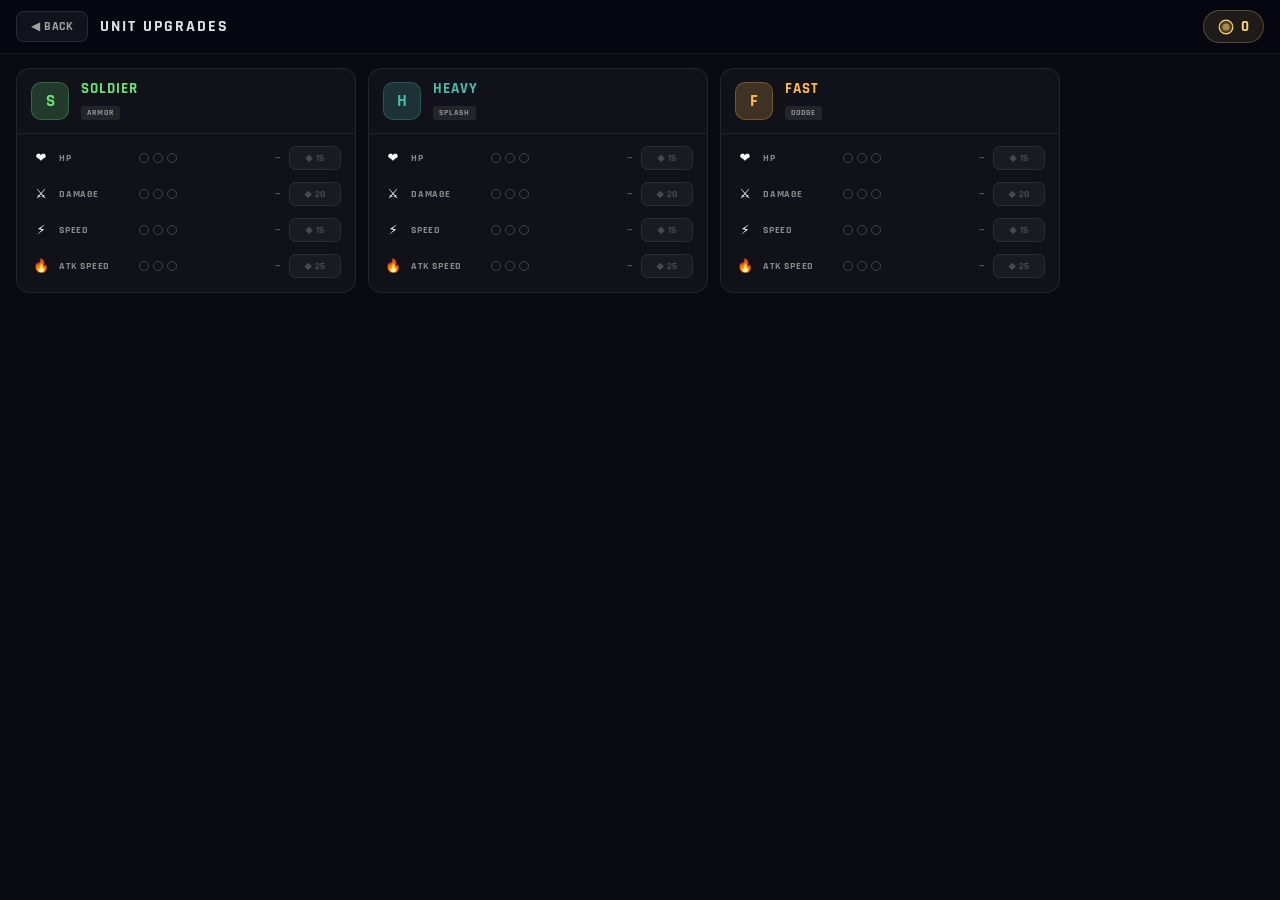
<file: game_rts/upgrade.html>
<!doctype html>
<html lang="th">
<head>
  <meta charset="utf-8" />
  <meta name="viewport" content="width=device-width, initial-scale=1.0, user-scalable=no, viewport-fit=cover" />
  <meta name="apple-mobile-web-app-capable" content="yes" />
  <meta name="theme-color" content="#0a0a12" />
  <title>Upgrade Units</title>
  <link rel="preconnect" href="https://fonts.googleapis.com">
  <link rel="preconnect" href="https://fonts.gstatic.com" crossorigin>
  <link href="https://fonts.googleapis.com/css2?family=Rajdhani:wght@500;600;700&display=swap" rel="stylesheet">
  <style>
    *, *::before, *::after { margin: 0; padding: 0; box-sizing: border-box; -webkit-tap-highlight-color: transparent; }

    html, body {
      width: 100%; height: 100%; background: #0a0a12; overflow: hidden;
      font-family: 'Rajdhani', system-ui, sans-serif;
      color: #fff; touch-action: none; user-select: none; -webkit-user-select: none;
    }

    @media (orientation: portrait) {
      #portrait-warning { display: flex !important; }
      #page { display: none; }
    }
    #portrait-warning {
      display: none; position: fixed; inset: 0; background: #0a0a12; z-index: 100;
      flex-direction: column; align-items: center; justify-content: center;
      color: #fff; text-align: center; gap: 16px; font-size: 1.1rem;
    }

    /* ── Layout ──────────────────────────────────────── */
    #page {
      display: flex; flex-direction: column; height: 100%; overflow: hidden;
    }

    /* ── Header ──────────────────────────────────────── */
    #header {
      display: flex; align-items: center; gap: 12px;
      padding: 10px 16px;
      background: rgba(6,6,16,0.95);
      border-bottom: 1px solid rgba(255,255,255,0.07);
      flex-shrink: 0;
    }
    #btn-back {
      display: flex; align-items: center; gap: 6px;
      padding: 7px 14px;
      background: rgba(255,255,255,0.05);
      border: 1px solid rgba(255,255,255,0.1);
      border-radius: 8px; cursor: pointer;
      color: rgba(255,255,255,0.6); font-size: 12px; font-weight: 700;
      font-family: inherit; letter-spacing: 0.5px; touch-action: manipulation;
      transition: background 0.15s, color 0.15s;
    }
    #btn-back:hover { background: rgba(255,255,255,0.1); color: #fff; }
    #header-title {
      flex: 1; font-size: 16px; font-weight: 800; letter-spacing: 2px;
      color: rgba(255,255,255,0.88);
    }
    .gold-display {
      display: flex; align-items: center; gap: 7px;
      padding: 6px 14px;
      background: rgba(255,216,107,0.1);
      border: 1px solid rgba(255,216,107,0.25);
      border-radius: 99px;
    }
    .gold-display svg { width: 16px; height: 16px; flex-shrink: 0; }
    .gold-display-val {
      font-size: 15px; font-weight: 800; color: #ffd86b;
      font-variant-numeric: tabular-nums; letter-spacing: 0.5px;
    }

    /* ── Unit grid ───────────────────────────────────── */
    #unit-grid {
      flex: 1; overflow-y: auto; overflow-x: hidden;
      display: flex; flex-wrap: wrap;
      align-content: flex-start;
      gap: 12px; padding: 14px 16px;
      -webkit-overflow-scrolling: touch;
    }
    #unit-grid::-webkit-scrollbar { display: none; }

    /* ── Unit card ───────────────────────────────────── */
    .unit-card {
      background: rgba(255,255,255,0.03);
      border: 1px solid rgba(255,255,255,0.08);
      border-radius: 14px; overflow: hidden;
      flex: 1 1 260px; min-width: 240px; max-width: 340px;
      display: flex; flex-direction: column;
      animation: cardIn 0.4s cubic-bezier(0.22,1,0.36,1) both;
    }
    @keyframes cardIn {
      from { opacity: 0; transform: translateY(10px); }
      to   { opacity: 1; transform: translateY(0); }
    }

    .card-header {
      display: flex; align-items: center; gap: 12px;
      padding: 12px 14px;
      border-bottom: 1px solid rgba(255,255,255,0.07);
    }
    .card-avatar {
      width: 38px; height: 38px; border-radius: 10px; flex-shrink: 0;
      display: flex; align-items: center; justify-content: center;
      font-size: 17px; font-weight: 800;
    }
    .card-meta { flex: 1; }
    .card-name {
      font-size: 15px; font-weight: 800; letter-spacing: 1px; line-height: 1;
      margin-bottom: 4px;
    }
    .card-ability {
      display: inline-block; font-size: 8px; font-weight: 700; letter-spacing: 1px;
      padding: 2px 6px; border-radius: 3px;
      background: rgba(255,255,255,0.08); color: rgba(255,255,255,0.5);
    }

    /* ── Upgrade rows ────────────────────────────────── */
    .upgrade-list { padding: 6px 0 8px; }

    .upgrade-row {
      display: flex; align-items: center; gap: 8px;
      padding: 6px 14px;
      transition: background 0.1s;
    }
    .upgrade-row:hover { background: rgba(255,255,255,0.03); }

    .upg-icon {
      width: 20px; text-align: center; font-size: 13px; flex-shrink: 0;
    }
    .upg-label {
      font-size: 10px; font-weight: 700; letter-spacing: 0.8px;
      color: rgba(255,255,255,0.5); width: 72px; flex-shrink: 0;
    }
    .upg-pips {
      display: flex; gap: 4px; flex: 1; align-items: center;
    }
    .pip {
      width: 10px; height: 10px; border-radius: 50%;
      border: 1.5px solid rgba(255,255,255,0.2);
      background: transparent; transition: all 0.2s;
    }
    .pip.filled {
      background: var(--pip-color, #6be07a);
      border-color: var(--pip-color, #6be07a);
      box-shadow: 0 0 6px var(--pip-color, #6be07a);
    }
    .upg-bonus {
      font-size: 9px; font-weight: 700; letter-spacing: 0.5px;
      color: rgba(255,255,255,0.3); width: 48px; text-align: right; flex-shrink: 0;
    }
    .upg-btn {
      padding: 5px 10px; border-radius: 7px;
      font-size: 10px; font-weight: 800; letter-spacing: 0.5px;
      border: none; cursor: pointer; font-family: inherit;
      touch-action: manipulation; transition: all 0.15s;
      flex-shrink: 0; min-width: 52px;
    }
    .upg-btn.buyable {
      background: rgba(255,216,107,0.15);
      color: #ffd86b;
      border: 1px solid rgba(255,216,107,0.35);
    }
    .upg-btn.buyable:hover  { background: rgba(255,216,107,0.28); }
    .upg-btn.buyable:active { transform: scale(0.93); }
    .upg-btn.maxed {
      background: rgba(107,224,122,0.1);
      color: rgba(107,224,122,0.6);
      border: 1px solid rgba(107,224,122,0.2);
      cursor: default;
    }
    .upg-btn.poor {
      background: rgba(255,255,255,0.04);
      color: rgba(255,255,255,0.2);
      border: 1px solid rgba(255,255,255,0.08);
      cursor: default;
    }

    /* ── Transition ──────────────────────────────────── */
    #transition-out {
      position: fixed; inset: 0; background: #0a0a12;
      opacity: 0; pointer-events: none; z-index: 50;
      transition: opacity 0.28s ease;
    }
    #transition-out.active { opacity: 1; pointer-events: auto; }

    /* ── Toast ───────────────────────────────────────── */
    #toast {
      position: fixed; bottom: 20px; left: 50%; transform: translateX(-50%) translateY(60px);
      background: rgba(12,12,24,0.96); border: 1px solid rgba(255,255,255,0.12);
      border-radius: 10px; padding: 10px 20px;
      font-size: 13px; font-weight: 700; letter-spacing: 0.5px;
      color: #fff; pointer-events: none; z-index: 40;
      transition: transform 0.3s cubic-bezier(0.22,1,0.36,1), opacity 0.3s;
      opacity: 0;
    }
    #toast.show { transform: translateX(-50%) translateY(0); opacity: 1; }
  </style>
</head>
<body>
  <div id="portrait-warning"><p>กรุณาหมุนหน้าจอเป็นแนวนอน &#8635;</p></div>
  <div id="transition-out"></div>
  <div id="toast"></div>

  <div id="page">
    <div id="header">
      <button id="btn-back">◀ BACK</button>
      <div id="header-title">UNIT UPGRADES</div>
      <div class="gold-display">
        <svg viewBox="0 0 20 20" fill="none">
          <circle cx="10" cy="10" r="8.5" fill="rgba(255,216,107,0.2)" stroke="#ffd86b" stroke-width="1.5"/>
          <circle cx="10" cy="10" r="4.5" fill="rgba(255,216,107,0.5)"/>
        </svg>
        <span class="gold-display-val" id="gold-val">0</span>
      </div>
    </div>
    <div id="unit-grid"></div>
  </div>

  <script type="module">
    import { loadProfile, addGold }         from './js/profile.js';
    import { UPGRADE_DEFS, MAX_LEVEL, getUnitUpgrades, buyUpgrade } from './js/upgrades.js';

    // ── Stat icons ────────────────────────────────────
    const STAT_ICONS = { hp: '❤', damage: '⚔', speed: '⚡', attackRate: '🔥' };
    const PIP_COLORS = { hp: '#6be07a', damage: '#ff8c42', speed: '#a0c4ff', attackRate: '#ffd86b' };

    let gold = 0;

    function updateGoldDisplay() {
      document.getElementById('gold-val').textContent = gold.toLocaleString();
    }

    // ── Card builder ──────────────────────────────────
    function buildCard(unit, delay) {
      const uv   = getUnitUpgrades(unit.id);
      const card = document.createElement('div');
      card.className = 'unit-card';
      card.style.animationDelay = `${delay}ms`;

      // Derive readable avatar letter and color
      const [r, g, b] = [unit.color.slice(1,3), unit.color.slice(3,5), unit.color.slice(5,7)].map(h => parseInt(h, 16));
      const avatarBg  = `rgba(${r},${g},${b},0.2)`;
      const abilityLabel = unit.ability ? unit.ability.toUpperCase() : '';

      card.innerHTML = `
        <div class="card-header">
          <div class="card-avatar" style="background:${avatarBg};color:${unit.color};border:1.5px solid ${unit.color}44">
            ${unit.name.charAt(0)}
          </div>
          <div class="card-meta">
            <div class="card-name" style="color:${unit.color}">${unit.name.toUpperCase()}</div>
            ${abilityLabel ? `<span class="card-ability">${abilityLabel}</span>` : ''}
          </div>
        </div>
        <div class="upgrade-list" id="upg-list-${unit.id}"></div>
      `;

      renderUpgradeRows(card.querySelector(`#upg-list-${unit.id}`), unit, uv);
      return card;
    }

    function renderUpgradeRows(container, unit, uv) {
      container.innerHTML = '';
      for (const [stat, def] of Object.entries(UPGRADE_DEFS)) {
        const level   = uv[stat] ?? 0;
        const maxed   = level >= MAX_LEVEL;
        const cost    = maxed ? 0 : def.costs[level];
        const canBuy  = !maxed && gold >= cost;
        const totalBonus = level * def.perLevel;
        const bonusStr = level > 0
          ? `+${Number.isInteger(totalBonus) ? totalBonus : totalBonus.toFixed(1)}${def.unit}`
          : `—`;

        const pipColor  = PIP_COLORS[stat];
        const pipsHtml  = Array.from({ length: MAX_LEVEL }, (_, i) =>
          `<span class="pip${i < level ? ' filled' : ''}" style="--pip-color:${pipColor}"></span>`
        ).join('');

        let btnHtml;
        if (maxed)      btnHtml = `<button class="upg-btn maxed" disabled>MAX</button>`;
        else if (canBuy) btnHtml = `<button class="upg-btn buyable" data-unit="${unit.id}" data-stat="${stat}">◆ ${cost}</button>`;
        else            btnHtml = `<button class="upg-btn poor" disabled>◆ ${cost}</button>`;

        const row = document.createElement('div');
        row.className = 'upgrade-row';
        row.innerHTML =
          `<span class="upg-icon">${STAT_ICONS[stat]}</span>` +
          `<span class="upg-label">${def.label}</span>` +
          `<div class="upg-pips">${pipsHtml}</div>` +
          `<span class="upg-bonus">${bonusStr}</span>` +
          btnHtml;
        container.appendChild(row);
      }
    }

    // ── Buy handler ───────────────────────────────────
    document.getElementById('unit-grid').addEventListener('click', e => {
      const btn = e.target.closest('.upg-btn.buyable');
      if (!btn) return;
      const { unit, stat } = btn.dataset;

      const cost = buyUpgrade(unit, stat, gold);
      if (cost === null) return;
      addGold(-cost);
      gold -= cost;
      updateGoldDisplay();

      // Re-render the rows for this unit card
      const uv   = getUnitUpgrades(unit);
      const list = document.getElementById(`upg-list-${unit}`);
      const u    = _units.find(u => u.id === unit);
      if (list && u) renderUpgradeRows(list, u, uv);

      showToast(`${UPGRADE_DEFS[stat].label} อัพเกรดแล้ว!`);
    });

    // ── Toast ─────────────────────────────────────────
    let _toastTimer;
    function showToast(msg) {
      const el = document.getElementById('toast');
      el.textContent = msg;
      el.classList.add('show');
      clearTimeout(_toastTimer);
      _toastTimer = setTimeout(() => el.classList.remove('show'), 1800);
    }

    // ── Back button ───────────────────────────────────
    document.getElementById('btn-back').addEventListener('click', () => {
      const out = document.getElementById('transition-out');
      out.classList.add('active');
      setTimeout(() => { location.href = 'index.html'; }, 280);
    });

    // ── Init ──────────────────────────────────────────
    let _units = [];
    (async () => {
      gold = loadProfile().gold ?? 0;
      updateGoldDisplay();

      const data = await fetch('units.json').then(r => r.json());
      _units     = data.units ?? [];
      const grid = document.getElementById('unit-grid');
      _units.forEach((u, i) => grid.appendChild(buildCard(u, i * 60)));
    })();
  </script>
</body>
</html>
</file>
